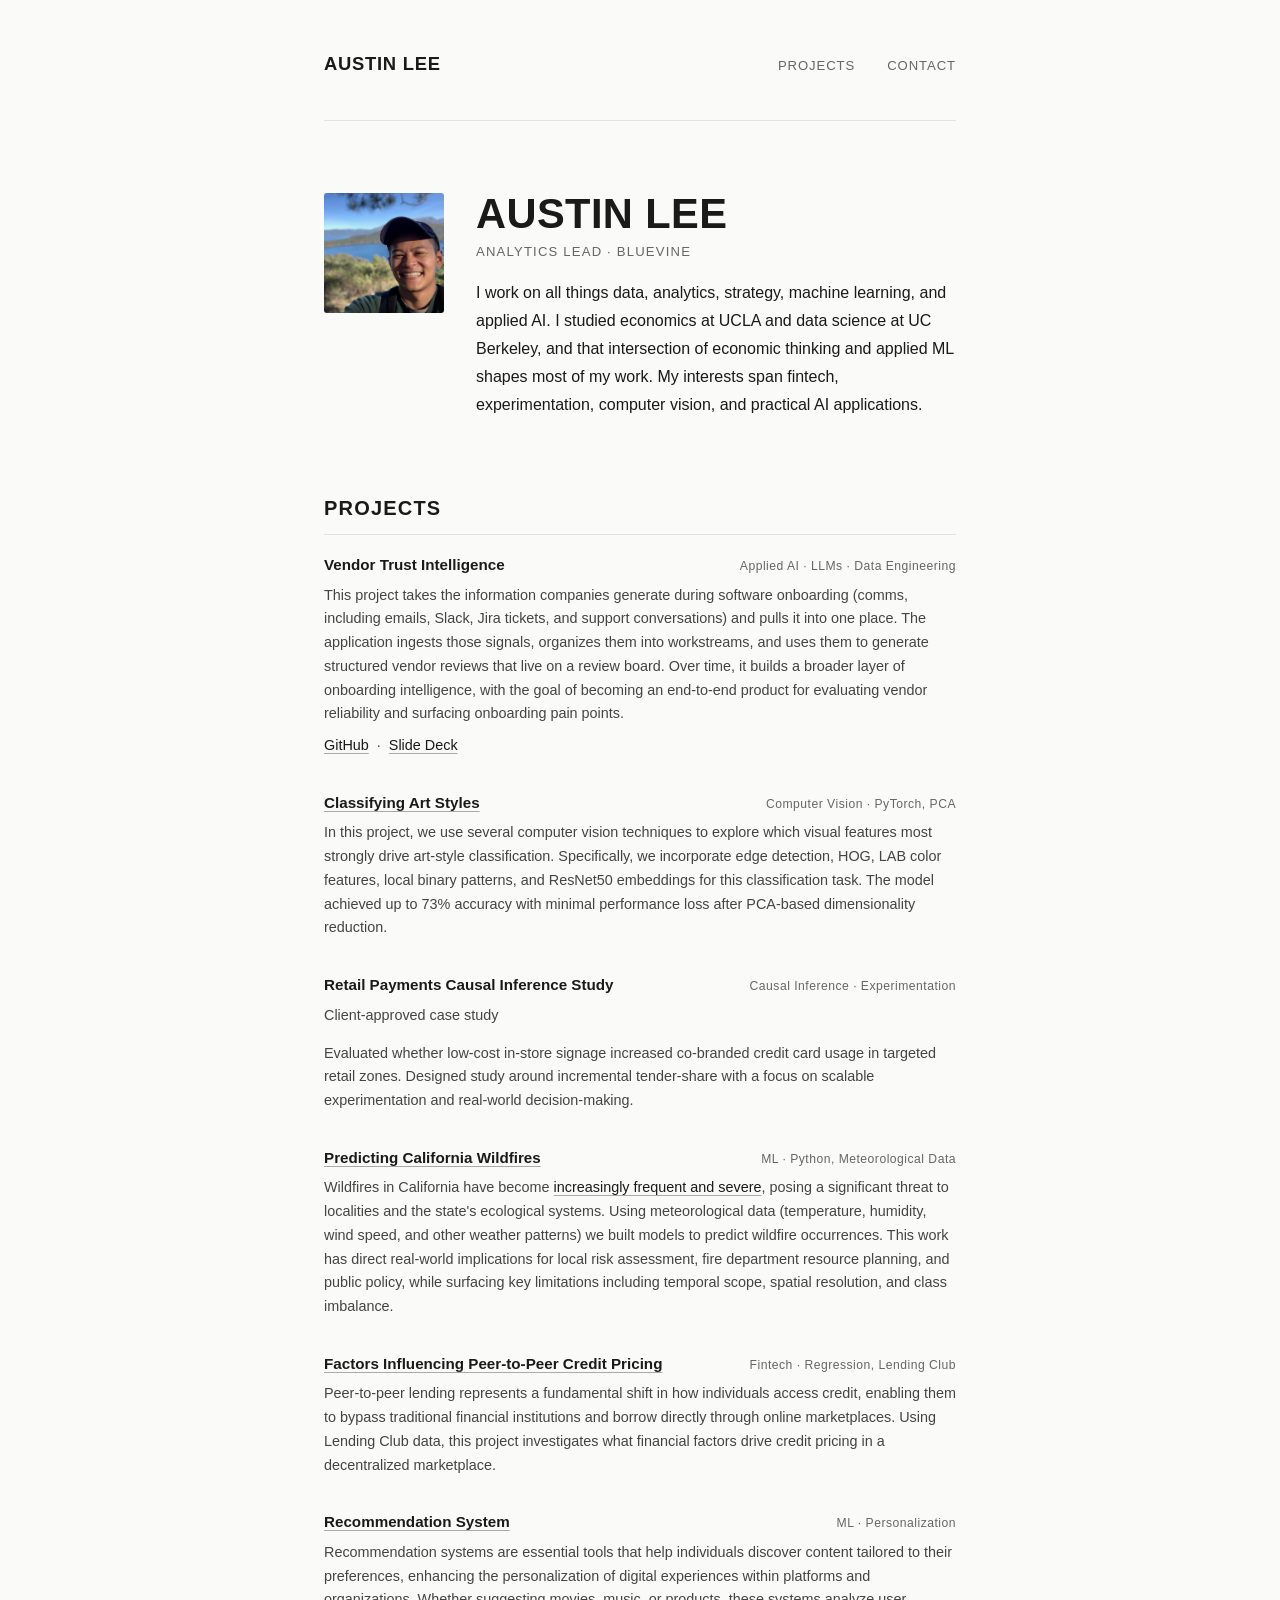
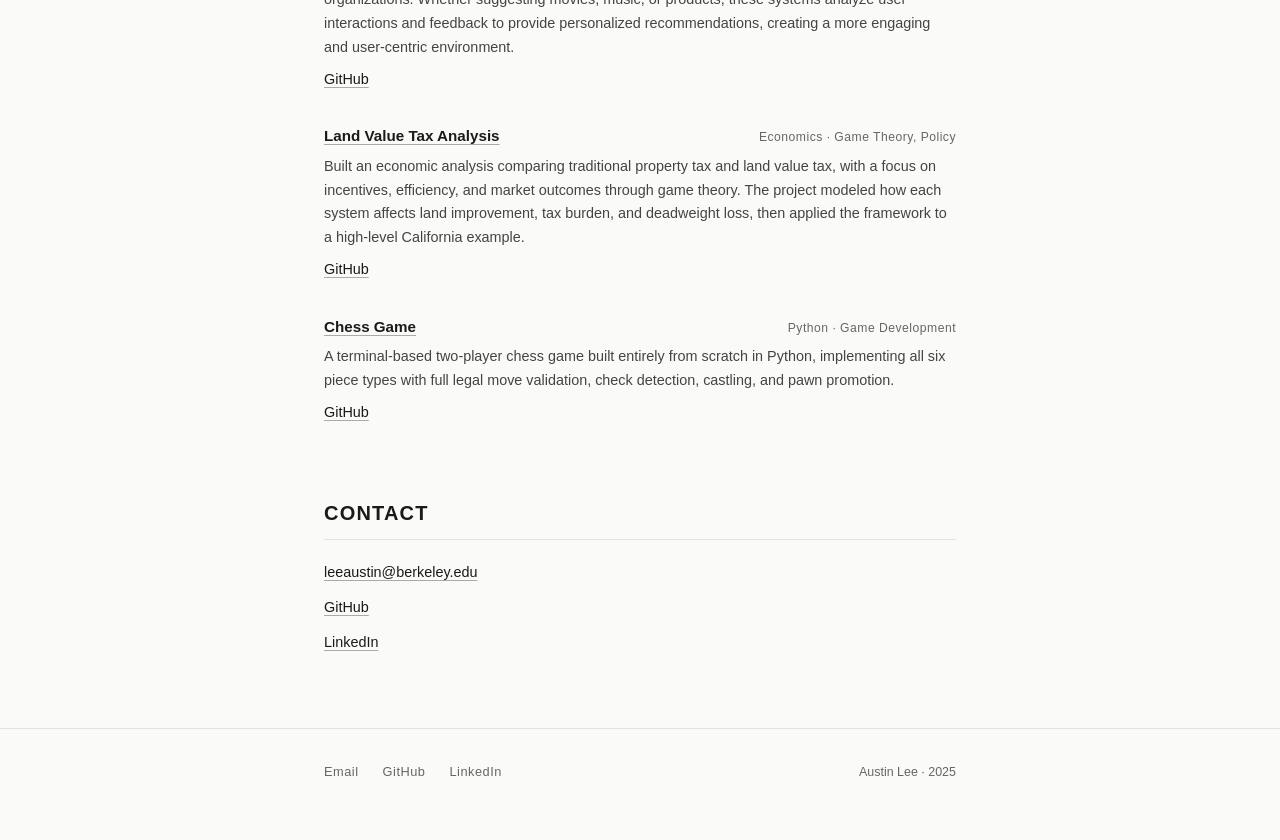
<file: docs/index.html>
<!DOCTYPE html>
<html lang="en">
<head>
  <meta charset="UTF-8">
  <meta name="viewport" content="width=device-width, initial-scale=1.0">
  <!-- EDIT: Update this description for SEO / link previews -->
  <meta name="description" content="Austin Lee — analytics, data science, fintech, and applied AI.">
  <title>Austin Lee</title>
  <link rel="stylesheet" href="style.css">
</head>
<body>

  <div class="container">

    <!-- ======================================================
         NAVIGATION
         EDIT: site-name and nav-links text here.
         ====================================================== -->
    <nav class="site-nav">
      <span class="site-name">Austin Lee</span>
      <div class="nav-links">
        <a href="#projects">Projects</a>
        <a href="#contact">Contact</a>
      </div>
    </nav>

    <!-- ======================================================
         ABOUT
         ====================================================== -->
    <section id="about" class="section section-about">

      <!-- PHOTO: src points to IMG_4394.jpeg in the site root -->
      <img src="IMG_4394.jpeg" alt="Austin Lee" class="headshot">

      <div class="about-text">
        <!-- EDIT: Your name -->
        <h1 class="display-name">Austin Lee</h1>
        <!-- EDIT: Short role / affiliation line -->
        <p class="tagline">Analytics Lead &middot; Bluevine</p>
        <!-- EDIT: Bio paragraph -->
        <p>
          I work on all things data, analytics, strategy, machine learning,
          and applied AI. I studied economics at UCLA and data science at
          UC Berkeley, and that intersection of economic thinking and applied
          ML shapes most of my work. My interests span fintech, experimentation,
          computer vision, and practical AI applications.
        </p>
      </div>

    </section>

    <!-- ======================================================
         PROJECTS
         To add a project: copy one .project block, paste below
         the last one, and update the text.
         ====================================================== -->
    <section id="projects" class="section">
      <h2>Projects</h2>

      <div class="project-list">

        <!-- PROJECT ─────────────────────────────────────────── -->
        <div class="project">
          <div class="project-meta-row">
            <span class="project-title">Vendor Trust Intelligence</span>
            <span class="project-tags">Applied AI &middot; LLMs &middot; Data Engineering</span>
          </div>
          <p>
            This project takes the information companies generate during software
            onboarding (comms, including emails, Slack, Jira tickets, and support
            conversations) and pulls it into one place. The application ingests
            those signals, organizes them into workstreams, and uses them to
            generate structured vendor reviews that live on a review board. Over
            time, it builds a broader layer of onboarding intelligence, with the
            goal of becoming an end-to-end product for evaluating vendor
            reliability and surfacing onboarding pain points.
          </p>
          <p class="project-links">
            <a href="https://github.com/syntheticfinds/vendor_software_integration"
               target="_blank" rel="noopener noreferrer">GitHub</a>
            &nbsp;&middot;&nbsp;
            <a href="https://docs.google.com/presentation/d/1JFO6lfKK7rEiCp5JdqS1DASUhos-JmWsVUtDWDUIVDE/edit?slide=id.g3beec2bdab8_0_416#slide=id.g3beec2bdab8_0_416"
               target="_blank" rel="noopener noreferrer">Slide Deck</a>
          </p>
        </div>

        <!-- PROJECT ─────────────────────────────────────────── -->
        <div class="project">
          <div class="project-meta-row">
            <span class="project-title">
              <a href="https://github.com/leeaustin120/Datasci281-Final-Project/blob/main/Datasci281%20Final%20Report.pdf"
                 target="_blank" rel="noopener noreferrer">Classifying Art Styles</a>
            </span>
            <span class="project-tags">Computer Vision &middot; PyTorch, PCA</span>
          </div>
          <p>
            In this project, we use several computer vision techniques to explore
            which visual features most strongly drive art-style classification.
            Specifically, we incorporate edge detection, HOG, LAB color features,
            local binary patterns, and ResNet50 embeddings for this classification
            task. The model achieved up to 73% accuracy with minimal performance
            loss after PCA-based dimensionality reduction.
          </p>
        </div>

        <!-- PROJECT ─────────────────────────────────────────── -->
        <div class="project">
          <div class="project-meta-row">
            <span class="project-title">Retail Payments Causal Inference Study</span>
            <span class="project-tags">Causal Inference &middot; Experimentation</span>
          </div>
          <p class="project-client-note">Client-approved case study</p>
          <p>
            Evaluated whether low-cost in-store signage increased co-branded credit
            card usage in targeted retail zones. Designed study around incremental
            tender-share with a focus on scalable experimentation and real-world
            decision-making.
          </p>
        </div>

        <!-- PROJECT ─────────────────────────────────────────── -->
        <div class="project">
          <div class="project-meta-row">
            <span class="project-title">
              <a href="https://medium.com/@leeaustin_13493/predicting-california-wildfires-ebcdc1ce2829"
                 target="_blank" rel="noopener noreferrer">Predicting California Wildfires</a>
            </span>
            <span class="project-tags">ML &middot; Python, Meteorological Data</span>
          </div>
          <p>
            Wildfires in California have become
            <a href="https://en.wikipedia.org/wiki/Palisades_Fire" target="_blank" rel="noopener noreferrer">increasingly frequent and severe</a>,
            posing a significant threat to localities and the state's ecological
            systems. Using meteorological data (temperature, humidity, wind speed,
            and other weather patterns) we built models to predict wildfire
            occurrences. This work has direct real-world implications for local
            risk assessment, fire department resource planning, and public policy,
            while surfacing key limitations including temporal scope, spatial
            resolution, and class imbalance.
          </p>
        </div>

        <!-- PROJECT ─────────────────────────────────────────── -->
        <div class="project">
          <div class="project-meta-row">
            <span class="project-title">
              <a href="https://medium.com/@leeaustin_13493/factors-influencing-peer-to-peer-credit-pricing-77b4ab35d776"
                 target="_blank" rel="noopener noreferrer">Factors Influencing Peer-to-Peer Credit Pricing</a>
            </span>
            <span class="project-tags">Fintech &middot; Regression, Lending Club</span>
          </div>
          <p>
            Peer-to-peer lending represents a fundamental shift in how individuals
            access credit, enabling them to bypass traditional financial institutions
            and borrow directly through online marketplaces. Using Lending Club data,
            this project investigates what financial factors drive credit pricing in
            a decentralized marketplace.
          </p>
        </div>

        <!-- PROJECT ─────────────────────────────────────────── -->
        <div class="project">
          <div class="project-meta-row">
            <span class="project-title">
              <a href="https://github.com/leeaustin120/Recommendation-System"
                 target="_blank" rel="noopener noreferrer">Recommendation System</a>
            </span>
            <span class="project-tags">ML &middot; Personalization</span>
          </div>
          <p>
            Recommendation systems are essential tools that help individuals discover
            content tailored to their preferences, enhancing the personalization of
            digital experiences within platforms and organizations. Whether suggesting
            movies, music, or products, these systems analyze user interactions and
            feedback to provide personalized recommendations, creating a more engaging
            and user-centric environment.
          </p>
          <p class="project-links">
            <a href="https://github.com/leeaustin120/Recommendation-System"
               target="_blank" rel="noopener noreferrer">GitHub</a>
          </p>
        </div>

        <!-- PROJECT ─────────────────────────────────────────── -->
        <div class="project">
          <div class="project-meta-row">
            <span class="project-title">
              <a href="https://github.com/leeaustin120/LVT-Project/tree/main"
                 target="_blank" rel="noopener noreferrer">Land Value Tax Analysis</a>
            </span>
            <span class="project-tags">Economics &middot; Game Theory, Policy</span>
          </div>
          <p>
            Built an economic analysis comparing traditional property tax and land
            value tax, with a focus on incentives, efficiency, and market outcomes
            through game theory. The project modeled how each system affects land
            improvement, tax burden, and deadweight loss, then applied the framework
            to a high-level California example.
          </p>
          <p class="project-links">
            <a href="https://github.com/leeaustin120/LVT-Project/tree/main"
               target="_blank" rel="noopener noreferrer">GitHub</a>
          </p>
        </div>

        <!-- PROJECT ─────────────────────────────────────────── -->
        <div class="project">
          <div class="project-meta-row">
            <span class="project-title">
              <a href="https://github.com/leeaustin120/chess-game"
                 target="_blank" rel="noopener noreferrer">Chess Game</a>
            </span>
            <span class="project-tags">Python &middot; Game Development</span>
          </div>
          <p>
            A terminal-based two-player chess game built entirely from scratch in
            Python, implementing all six piece types with full legal move validation,
            check detection, castling, and pawn promotion.
          </p>
          <p class="project-links">
            <a href="https://github.com/leeaustin120/chess-game"
               target="_blank" rel="noopener noreferrer">GitHub</a>
          </p>
        </div>

      </div>
    </section>


<!-- ======================================================
         CONTACT
         ====================================================== -->
    <section id="contact" class="section">
      <h2>Contact</h2>
      <ul class="contact-list">
        <li><a href="mailto:leeaustin@berkeley.edu">leeaustin@berkeley.edu</a></li>
        <li><a href="https://github.com/leeaustin120" target="_blank" rel="noopener noreferrer">GitHub</a></li>
        <li><a href="https://www.linkedin.com/in/lee-austin-120/" target="_blank" rel="noopener noreferrer">LinkedIn</a></li>
      </ul>
    </section>

  </div><!-- /.container -->

  <!-- ======================================================
       FOOTER
       EDIT: Replace placeholder URLs with your real links below.
       ====================================================== -->
  <footer class="site-footer">
    <div class="container footer-inner">
      <div class="footer-links">
        <a href="mailto:leeaustin@berkeley.edu">Email</a>
        <a href="https://github.com/leeaustin120" target="_blank" rel="noopener noreferrer">GitHub</a>
        <a href="https://www.linkedin.com/in/lee-austin-120/" target="_blank" rel="noopener noreferrer">LinkedIn</a>
      </div>
      <!-- EDIT: Name and year -->
      <span class="footer-copy">Austin Lee &middot; 2025</span>
    </div>
  </footer>

</body>
</html>
</file>
<file: docs/style.css>
/* ================================================================
   FONT CONFIGURATION
   ──────────────────────────────────────────────────────────────
   Swiss 722 Std Bold Condensed is a commercial typeface (Bitstream /
   Monotype). It is not on Google Fonts and must be licensed.

   To configure it:
     1. License the font at: monotype.com, myfonts.com, or adobe.com/fonts
        (search "Swiss 721 Bold Condensed" or "Swiss 722 Std Bold Condensed")
     2. Place the font files in the /fonts directory:
          fonts/Swiss721BT-BoldCondensed.woff2
          fonts/Swiss721BT-BoldCondensed.woff
     3. Uncomment the @font-face block immediately below.

   Until the font files are in place, headings fall back to:
   'Arial Narrow' → 'Franklin Gothic Condensed' → Impact → sans-serif.
   Arial Narrow is a reasonable structural stand-in while you configure
   the real font.
   ================================================================ */

/*
@font-face {
  font-family: 'Swiss 722 Std BdCn BT';
  src: url('fonts/Swiss721BT-BoldCondensed.woff2') format('woff2'),
       url('fonts/Swiss721BT-BoldCondensed.woff')  format('woff');
  font-weight: bold;
  font-style: normal;
  font-display: swap;
}
*/


/* ================================================================
   DESIGN TOKENS
   ──────────────────────────────────────────────────────────────
   Edit these variables to retheme the site from one place.
   ================================================================ */

:root {
  /* Layout */
  --col-width:    680px;
  --section-gap:  4.5rem;
  --page-h-pad:   1.5rem;

  /* Colors */
  --color-bg:         #fafaf8;
  --color-text:       #1a1a1a;
  --color-secondary:  #666;
  --color-border:     #e2e2de;
  --color-muted-text: #444;

  /* Typography — Display (headings) */
  --font-display:
    'Swiss 722 Std BdCn BT',
    'Swiss 721 Condensed BT',
    'Arial Narrow',
    'Franklin Gothic Condensed',
    'Helvetica Neue',
    Impact,
    sans-serif;

  /* Typography — Body */
  --font-body:
    -apple-system, BlinkMacSystemFont, 'Segoe UI',
    'Helvetica Neue', Arial, sans-serif;
}


/* ================================================================
   RESET
   ================================================================ */

*, *::before, *::after {
  box-sizing: border-box;
  margin: 0;
  padding: 0;
}


/* ================================================================
   BASE
   ================================================================ */

html {
  font-size: 16px;
  scroll-behavior: smooth;
}

body {
  background:  var(--color-bg);
  color:       var(--color-text);
  font-family: var(--font-body);
  font-size:   1rem;
  line-height: 1.75;
  -webkit-font-smoothing:  antialiased;
  -moz-osx-font-smoothing: grayscale;
}

p + p {
  margin-top: 0.9rem;
}

a {
  color:                    var(--color-text);
  text-decoration:          underline;
  text-underline-offset:    3px;
  text-decoration-thickness: 1px;
  text-decoration-color:    #aaa;
  transition:               text-decoration-color 0.15s ease;
}

a:hover {
  text-decoration-color: var(--color-text);
}


/* ================================================================
   LAYOUT — centered narrow column
   ================================================================ */

.container {
  max-width: var(--col-width);
  margin:    0 auto;
  padding:   0 var(--page-h-pad);
}


/* ================================================================
   NAVIGATION
   ================================================================ */

.site-nav {
  display:         flex;
  justify-content: space-between;
  align-items:     baseline;
  padding-top:     3rem;
  padding-bottom:  2.5rem;
  margin-bottom:   var(--section-gap);
  border-bottom:   1px solid var(--color-border);
}

.site-name {
  font-family:    var(--font-display);
  font-weight:    bold;
  font-size:      1.15rem;
  letter-spacing: 0.04em;
  text-transform: uppercase;
}

.nav-links {
  display: flex;
  gap:     2rem;
}

.nav-links a {
  font-size:       0.82rem;
  text-transform:  uppercase;
  letter-spacing:  0.07em;
  color:           var(--color-secondary);
  text-decoration: none;
  transition:      color 0.15s ease;
}

.nav-links a:hover {
  color: var(--color-text);
}


/* ================================================================
   ABOUT SECTION
   ================================================================ */

.section-about {
  display:     flex;
  gap:         2rem;
  align-items: flex-start;
}

/* ── Photo ──────────────────────────────────────────────────────
   The gray box below is a placeholder for your headshot.
   When you have a photo, replace the .photo-placeholder <div>
   in index.html with:

       <img src="images/headshot.jpg"
            alt="Austin Lee"
            class="headshot">

   The .headshot class is already defined here — no CSS changes needed.
   ─────────────────────────────────────────────────────────────── */

.photo-placeholder {
  flex-shrink:   0;
  width:         120px;
  height:        120px;
  background:    #e4e4e1;
  border-radius: 3px;
}

.headshot {
  flex-shrink:    0;
  width:          120px;
  height:         120px;
  object-fit:     cover;
  object-position: 85% 70%; /* EDIT: adjust these % values to reframe the crop — higher % shifts right/down */
  border-radius:  3px;
  display:        block;
}

.about-text {
  flex:      1;
  min-width: 0;
}

.display-name {
  font-family:    var(--font-display);
  font-weight:    bold;
  font-size:      2.6rem;
  text-transform: uppercase;
  letter-spacing: 0.01em;
  line-height:    1;
  margin-bottom:  0.4rem;
}

.tagline {
  font-size:      0.82rem;
  color:          var(--color-secondary);
  text-transform: uppercase;
  letter-spacing: 0.09em;
  margin-bottom:  0.9rem;
}


/* ================================================================
   SECTIONS — general
   ================================================================ */

.section {
  margin-top: var(--section-gap);
}

.section h2 {
  font-family:    var(--font-display);
  font-weight:    bold;
  font-size:      1.25rem;
  text-transform: uppercase;
  letter-spacing: 0.06em;
  padding-bottom: 0.5rem;
  margin-bottom:  1.1rem;
  border-bottom:  1px solid var(--color-border);
}


/* ================================================================
   PROJECTS & HACKATHONS
   ================================================================ */

.project-list {
  display:        flex;
  flex-direction: column;
  gap:            2rem;
}

.project-meta-row {
  display:         flex;
  justify-content: space-between;
  align-items:     baseline;
  flex-wrap:       wrap;
  gap:             0.5rem;
  margin-bottom:   0.3rem;
}

.project-title {
  font-size:   0.95rem;
  font-weight: 600;
}

.project-tags {
  font-size:      0.76rem;
  color:          var(--color-secondary);
  letter-spacing: 0.04em;
}

.project p {
  font-size:   0.9rem;
  color:       var(--color-muted-text);
  line-height: 1.65;
}

.project-links {
  margin-top: 0.5rem;
  font-size:  0.82rem;
  color:      var(--color-secondary);
}


/* ================================================================
   CONTACT
   ================================================================ */

.contact-list {
  list-style:     none;
  margin-top:     1rem;
  display:        flex;
  flex-direction: column;
  gap:            0.45rem;
}

.contact-list a {
  font-size: 0.9rem;
}


/* ================================================================
   WRITING LIST — structure is ready for future use
   ================================================================ */

.writing-list {
  list-style:     none;
  display:        flex;
  flex-direction: column;
  gap:            0.85rem;
}

.writing-list li {
  display:         flex;
  justify-content: space-between;
  align-items:     baseline;
  gap:             1rem;
}

.post-date {
  font-size:   0.8rem;
  color:       var(--color-secondary);
  white-space: nowrap;
  flex-shrink: 0;
}


/* ================================================================
   FOOTER
   ================================================================ */

.site-footer {
  margin-top:  var(--section-gap);
  border-top:  1px solid var(--color-border);
  padding:     2rem 0 3.5rem;
}

.footer-inner {
  display:         flex;
  justify-content: space-between;
  align-items:     center;
}

.footer-links {
  display: flex;
  gap:     1.5rem;
}

.footer-links a {
  font-size:       0.8rem;
  color:           var(--color-secondary);
  text-decoration: none;
  letter-spacing:  0.04em;
  transition:      color 0.15s ease;
}

.footer-links a:hover {
  color: var(--color-text);
}

.footer-copy {
  font-size: 0.78rem;
  color:     var(--color-secondary);
}


/* ================================================================
   RESPONSIVE — mobile (≤ 560px)
   ================================================================ */

@media (max-width: 560px) {
  :root {
    --section-gap: 3rem;
  }

  .site-nav {
    flex-direction: column;
    gap:            1rem;
    padding-top:    2rem;
    padding-bottom: 1.75rem;
    margin-bottom:  2.5rem;
  }

  .section-about {
    flex-direction: column;
  }

  .display-name {
    font-size: 2.1rem;
  }

  .project-meta-row {
    flex-direction: column;
    align-items:    flex-start;
    gap:            0.2rem;
  }

  .footer-inner {
    flex-direction: column;
    align-items:    flex-start;
    gap:            1rem;
  }
}
</file>
